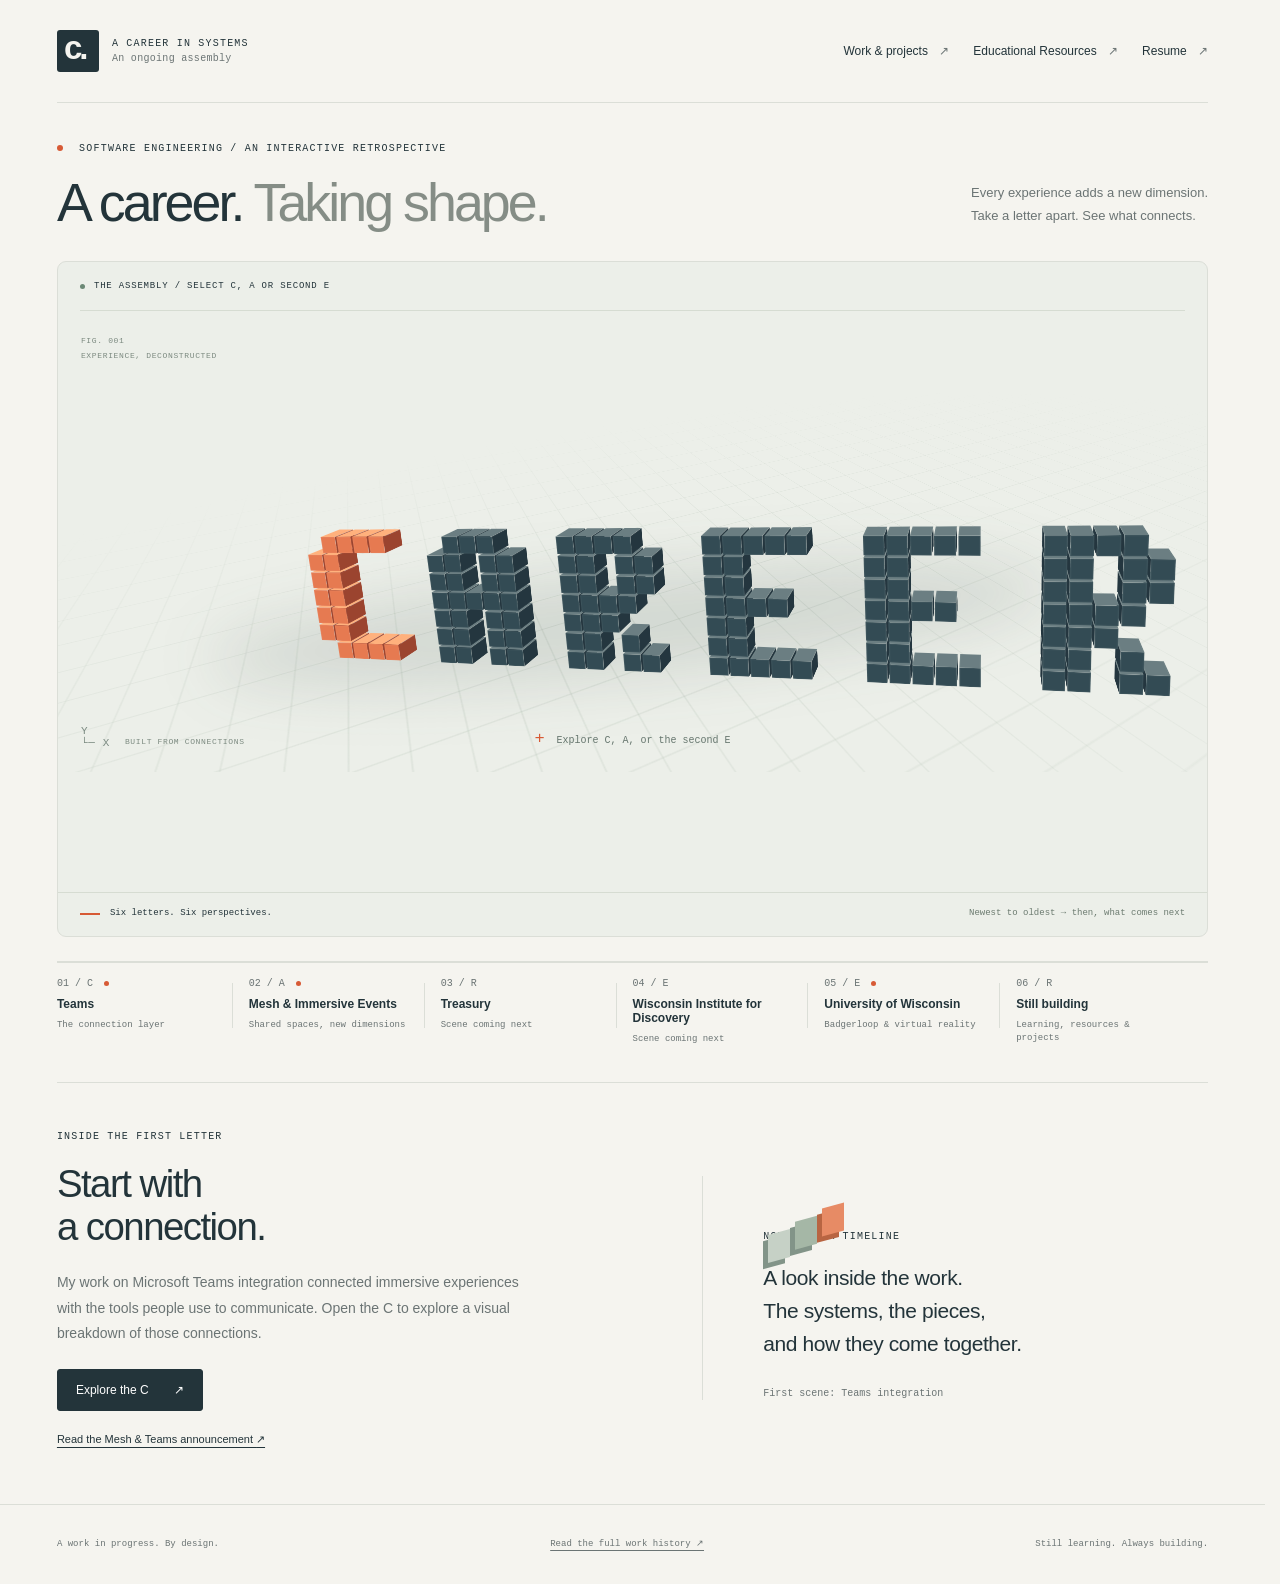
<file: index.html>
<!DOCTYPE html>
<html lang="en" class="career-page">
<head>
  <meta charset="UTF-8" />
  <meta name="viewport" content="width=device-width, initial-scale=1.0" />
  <meta name="description" content="An interactive career in systems, immersive experiences, and the connections between them." />
  <title>Career, taking shape</title>
  <link rel="stylesheet" href="career.css" />
  <script src="career.js" defer></script>
</head>
<body>
  <a class="skip-link" href="#chapter">Skip to career details</a>
  <header class="site-header">
    <a class="brand" href="index.html" aria-label="Career home">
      <span class="brand-mark" aria-hidden="true">c.</span>
      <span>A CAREER IN SYSTEMS<span class="brand-subtitle">An ongoing assembly</span></span>
    </a>
    <nav aria-label="Main navigation">
      <a href="work-and-projects.html">Work &amp; projects <span aria-hidden="true">&#8599;</span></a>
      <a href="educational-resources.html">Educational Resources <span aria-hidden="true">&#8599;</span></a>
      <a href="CaleGeffre_Resume_2026.pdf" target="_blank" rel="noopener">Resume <span aria-hidden="true">&#8599;</span></a>
    </nav>
  </header>

  <main>
    <section class="introduction" aria-labelledby="page-title">
      <div>
        <p class="eyebrow"><span class="status-dot"></span> Software engineering / an interactive retrospective</p>
        <h1 id="page-title">A career. <span>Taking shape.</span></h1>
      </div>
      <p class="intro-note">Every experience adds a new dimension. <br />Take a letter apart. See what connects.</p>
    </section>

    <section class="exhibit" aria-label="Interactive 3D career model">
      <div class="exhibit-toolbar">
        <p><span class="live-dot"></span><span id="scene-caption">THE ASSEMBLY / SELECT C, A OR SECOND E</span></p>
        <button class="reset-button" id="reset-view" type="button" hidden>Reassemble <span aria-hidden="true">&#8634;</span></button>
      </div>
      <div class="scene" id="scene" tabindex="-1">
        <div class="scene-grid" aria-hidden="true"></div>
        <div class="scene-shadow" aria-hidden="true"></div>
        <div class="world" id="world">
          <div class="word" id="career-word" role="group" aria-label="Explore the letters of CAREER"></div>
          <div class="ecosystem" id="ecosystem" role="group" aria-label="Teams communication tools" hidden>
            <svg class="connections" viewBox="0 0 1000 560" aria-hidden="true">
              <path d="M500 280 L240 195 M500 280 L745 150 M500 280 L245 410 M500 280 L735 405 M500 280 L500 90" />
              <circle cx="500" cy="280" r="105" />
              <circle cx="500" cy="280" r="170" />
            </svg>
          </div>
        </div>
        <aside class="scene-bubble" id="scene-bubble" aria-labelledby="feature-title" hidden>
          <div class="bubble-heading">
            <span class="feature-index" id="feature-index"></span>
            <button class="bubble-close" id="close-bubble" type="button" aria-label="Dismiss component details">&#215;</button>
          </div>
          <p class="bubble-stat" id="feature-stat"></p>
          <h3 id="feature-title"></h3>
          <div class="feature-media" id="feature-media" hidden>
            <a id="feature-image-link" href="https://www.youtube.com/watch?v=_0InCXA13L8" target="_blank" rel="noopener">
              <img id="feature-image" src="mesh-icon.png" alt="" width="600" height="338" />
            </a>
            <button class="video-play" id="feature-play" type="button" aria-label="Play Microsoft Mesh video inline" hidden>
              <span aria-hidden="true">&#9654;</span> Play video
            </button>
            <div class="feature-video" id="feature-video" hidden></div>
          </div>
          <p class="bubble-description" id="feature-description"></p>
          <a class="text-link" id="feature-link" href="CaleGeffre_Resume_2026.pdf" target="_blank" rel="noopener">More in my resume <span aria-hidden="true">&#8599;</span></a>
        </aside>
        <div class="scene-corner corner-top" aria-hidden="true">FIG. 001<br />EXPERIENCE, DECONSTRUCTED</div>
        <div class="scene-corner corner-bottom" aria-hidden="true"><span class="axis">Y<br />&#9492;&#9472; X</span> BUILT FROM CONNECTIONS</div>
        <div class="scene-hint" id="scene-hint"><span aria-hidden="true">+</span> Explore C, A, or the second E</div>
      </div>
      <noscript><p class="notice">The 3D exploration needs JavaScript. You can still read the career summary below or visit <a href="work-and-projects.html">Work &amp; Projects</a>.</p></noscript>
      <p class="notice" id="scene-error" role="alert" hidden>The interactive scene could not start. Career details and the existing portfolio links remain available.</p>
      <div class="scene-components" id="feature-panel" aria-hidden="true" inert>
        <div class="feature-tabs" id="feature-tabs" role="group" aria-label="Teams scene components"></div>
        <p class="illustration-note" id="scene-note">A conceptual view of my Teams &amp; Mesh work. Hover, focus, or tap a component for career stats and notes. Metrics are from my resume; objects illustrate the work, not individual products I built.</p>
      </div>
      <div class="exhibit-footer">
        <p><span class="orange-line"></span> Six letters. Six perspectives.</p>
        <span>Newest to oldest <span aria-hidden="true">&#8594;</span> then, what comes next</span>
      </div>
    </section>

    <nav class="chapters" aria-label="Career chapters">
      <button type="button" class="chapter-button" data-chapter="0" aria-controls="scene chapter" aria-pressed="false">
        <span class="chapter-number">01 / C <span class="available-dot" aria-label="Interactive scene available"></span></span>
        <span class="chapter-name">Teams</span><span class="chapter-caption">The connection layer</span>
      </button>
      <button type="button" class="chapter-button" data-chapter="1" aria-controls="scene chapter" aria-pressed="false">
        <span class="chapter-number">02 / A <span class="available-dot" aria-label="Interactive scene available"></span></span><span class="chapter-name">Mesh &amp; Immersive Events</span><span class="chapter-caption">Shared spaces, new dimensions</span>
      </button>
      <button type="button" class="chapter-button" data-chapter="2" aria-controls="chapter" aria-pressed="false">
        <span class="chapter-number">03 / R</span><span class="chapter-name">Treasury</span><span class="chapter-caption">Scene coming next</span>
      </button>
      <button type="button" class="chapter-button" data-chapter="3" aria-controls="chapter" aria-pressed="false">
        <span class="chapter-number">04 / E</span><span class="chapter-name">Wisconsin Institute for Discovery</span><span class="chapter-caption">Scene coming next</span>
      </button>
      <button type="button" class="chapter-button" data-chapter="4" aria-controls="scene chapter" aria-pressed="false">
        <span class="chapter-number">05 / E <span class="available-dot" aria-label="Interactive scene available"></span></span><span class="chapter-name">University of Wisconsin</span><span class="chapter-caption">Badgerloop &amp; virtual reality</span>
      </button>
      <button type="button" class="chapter-button" data-chapter="5" aria-controls="chapter" aria-pressed="false">
        <span class="chapter-number">06 / R</span><span class="chapter-name">Still building</span><span class="chapter-caption">Learning, resources &amp; projects</span>
      </button>
    </nav>

    <section class="chapter-detail" id="chapter" aria-labelledby="chapter-title">
      <div class="chapter-intro">
        <p class="eyebrow" id="chapter-kicker">Inside the first letter</p>
        <h2 id="chapter-title">Start with<br />a connection.</h2>
        <p id="chapter-description">My work on Microsoft Teams integration connected immersive experiences with the tools people use to communicate. Open the C to explore a visual breakdown of those connections.</p>
        <button class="primary-button" id="explore-teams" type="button">Explore the C <span aria-hidden="true">&#8599;</span></button>
        <a class="text-link" id="chapter-link" href="https://www.microsoft.com/en-us/microsoft-365/blog/2024/01/24/bring-virtual-connections-to-life-with-microsoft-mesh-now-generally-available-in-microsoft-teams/" target="_blank" rel="noopener">Read the Mesh &amp; Teams announcement <span aria-hidden="true">&#8599;</span></a>
      </div>
      <div class="assembly-note" id="assembly-note">
        <div class="assembly-symbol" aria-hidden="true"><span></span><span></span><span></span></div>
        <p class="eyebrow">Not just a timeline</p>
        <p>A look inside the work.<br />The systems, the pieces,<br />and how they come together.</p>
        <span class="small-note">First scene: Teams integration</span>
      </div>
    </section>
    <p class="sr-only" id="interaction-status" role="status" aria-live="polite"></p>
  </main>

  <footer class="site-footer">
    <span>A work in progress. By design.</span>
    <a href="work-and-projects.html">Read the full work history <span aria-hidden="true">&#8599;</span></a>
    <span>Still learning. Always building.</span>
  </footer>
</body>
</html>
</file>
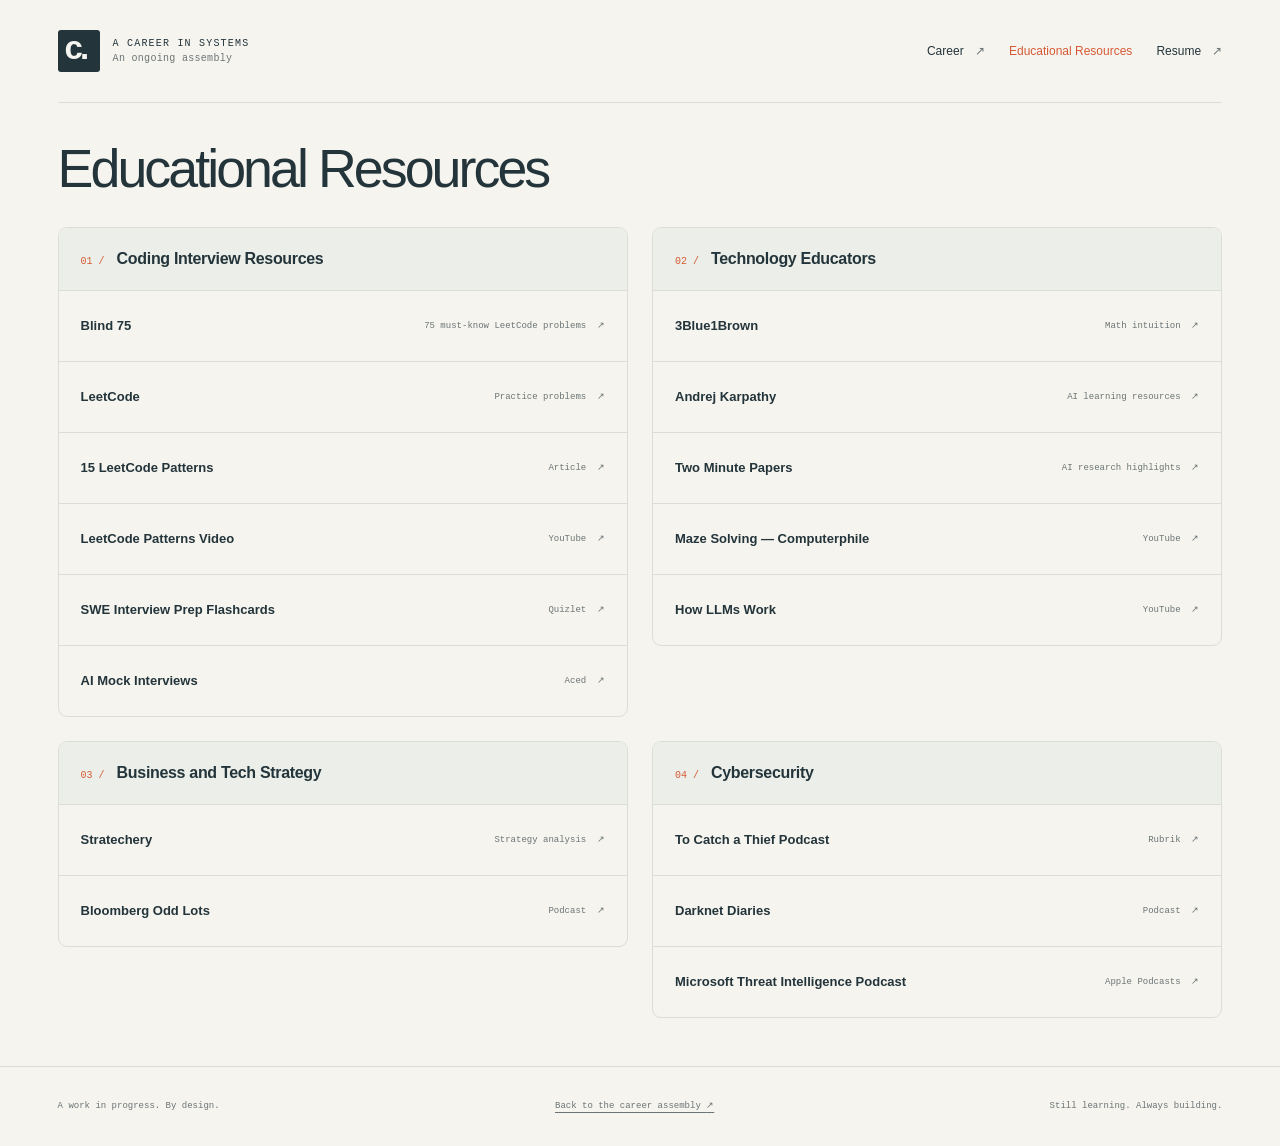
<file: educational-resources.html>
<!DOCTYPE html>
<html lang="en">
<head>
  <meta charset="UTF-8" />
  <meta name="viewport" content="width=device-width, initial-scale=1.0" />
  <meta name="description" content="Curated coding practice, technology educators, strategy, and cybersecurity resources. Still learning. Always building." />
  <title>Educational Resources — Career, taking shape</title>
  <link rel="stylesheet" href="career.css" />
</head>
<body>
  <a class="skip-link" href="#resources">Skip to resources</a>
  <header class="site-header">
    <a class="brand" href="index.html" aria-label="Career home">
      <span class="brand-mark" aria-hidden="true">c.</span>
      <span>A CAREER IN SYSTEMS<span class="brand-subtitle">An ongoing assembly</span></span>
    </a>
    <nav aria-label="Main navigation">
      <a href="index.html">Career <span aria-hidden="true">&#8599;</span></a>
      <a href="educational-resources.html" aria-current="page">Educational Resources</a>
      <a href="CaleGeffre_Resume_2026.pdf" target="_blank" rel="noopener">Resume <span aria-hidden="true">&#8599;</span></a>
    </nav>
  </header>
  <main class="resources-page">
    <section class="introduction" aria-labelledby="page-title">
      <h1 id="page-title">Educational Resources</h1>
    </section>
    <div class="resource-grid" id="resources">

    <!-- CODING INTERVIEW RESOURCES -->
    <div class="card">
      <div class="card-header">
        <span class="resource-number" aria-hidden="true">01 /</span>
        <h2>Coding Interview Resources</h2>
      </div>
      <ul class="link-list">
        <li>
          <a href="https://www.designgurus.io/blind75" target="_blank" rel="noopener">
            <span class="link-label">Blind 75</span>
            <span class="link-meta">75 must-know LeetCode problems &nbsp;↗</span>
          </a>
        </li>
        <li>
          <a href="https://leetcode.com" target="_blank" rel="noopener">
            <span class="link-label">LeetCode</span>
            <span class="link-meta">Practice problems &nbsp;↗</span>
          </a>
        </li>
        <li>
          <a href="https://blog.algomaster.io/p/15-leetcode-patterns" target="_blank" rel="noopener">
            <span class="link-label">15 LeetCode Patterns</span>
            <span class="link-meta">Article &nbsp;↗</span>
          </a>
        </li>
        <li>
          <a href="https://www.youtube.com/watch?v=DjYZk8nrXVY" target="_blank" rel="noopener">
            <span class="link-label">LeetCode Patterns Video</span>
            <span class="link-meta">YouTube &nbsp;↗</span>
          </a>
        </li>
        <li>
          <a href="https://quizlet.com/1094887390/software-interview-prep-flash-cards/?i=6uvtta&x=1jqt" target="_blank" rel="noopener">
            <span class="link-label">SWE Interview Prep Flashcards</span>
            <span class="link-meta">Quizlet &nbsp;↗</span>
          </a>
        </li>
        <li>
          <a href="https://www.aced.io/home" target="_blank" rel="noopener">
            <span class="link-label">AI Mock Interviews</span>
            <span class="link-meta">Aced &nbsp;&#8599;</span>
          </a>
        </li>
      </ul>
    </div>

    <!-- TECHNOLOGY EDUCATORS -->
    <div class="card">
      <div class="card-header">
        <span class="resource-number" aria-hidden="true">02 /</span>
        <h2>Technology Educators</h2>
      </div>
      <ul class="link-list">
        <li>
          <a href="https://www.3blue1brown.com/" target="_blank" rel="noopener">
            <span class="link-label">3Blue1Brown</span>
            <span class="link-meta">Math intuition &nbsp;↗</span>
          </a>
        </li>
        <li>
          <a href="https://karpathy.ai/" target="_blank" rel="noopener">
            <span class="link-label">Andrej Karpathy</span>
            <span class="link-meta">AI learning resources &nbsp;↗</span>
          </a>
        </li>
        <li>
          <a href="https://www.youtube.com/@TwoMinutePapers" target="_blank" rel="noopener">
            <span class="link-label">Two Minute Papers</span>
            <span class="link-meta">AI research highlights &nbsp;↗</span>
          </a>
        </li>
        <li>
          <a href="https://www.youtube.com/watch?v=rop0W4QDOUI" target="_blank" rel="noopener">
            <span class="link-label">Maze Solving — Computerphile</span>
            <span class="link-meta">YouTube &nbsp;↗</span>
          </a>
        </li>
        <li>
          <a href="https://www.youtube.com/watch?v=LPZh9BOjkQs" target="_blank" rel="noopener">
            <span class="link-label">How LLMs Work</span>
            <span class="link-meta">YouTube &nbsp;↗</span>
          </a>
        </li>
      </ul>
    </div>

    <!-- BUSINESS AND TECH STRATEGY -->
    <div class="card">
      <div class="card-header">
        <span class="resource-number" aria-hidden="true">03 /</span>
        <h2>Business and Tech Strategy</h2>
      </div>
      <ul class="link-list">
        <li>
          <a href="https://stratechery.com/" target="_blank" rel="noopener">
            <span class="link-label">Stratechery</span>
            <span class="link-meta">Strategy analysis &nbsp;↗</span>
          </a>
        </li>
        <li>
          <a href="https://www.bloomberg.com/oddlots" target="_blank" rel="noopener">
            <span class="link-label">Bloomberg Odd Lots</span>
            <span class="link-meta">Podcast &nbsp;↗</span>
          </a>
        </li>
      </ul>
    </div>

    <!-- CYBERSECURITY -->
    <div class="card">
      <div class="card-header">
        <span class="resource-number" aria-hidden="true">04 /</span>
        <h2>Cybersecurity</h2>
      </div>
      <ul class="link-list">
        <li>
          <a href="https://www.rubrik.com/lp/to-catch-a-thief-podcast" target="_blank" rel="noopener">
            <span class="link-label">To Catch a Thief Podcast</span>
            <span class="link-meta">Rubrik &nbsp;↗</span>
          </a>
        </li>
        <li>
          <a href="https://darknetdiaries.com/" target="_blank" rel="noopener">
            <span class="link-label">Darknet Diaries</span>
            <span class="link-meta">Podcast &nbsp;↗</span>
          </a>
        </li>
        <li>
          <a href="https://podcasts.apple.com/us/podcast/microsoft-threat-intelligence-podcast/id1710656242" target="_blank" rel="noopener">
            <span class="link-label">Microsoft Threat Intelligence Podcast</span>
            <span class="link-meta">Apple Podcasts &nbsp;↗</span>
          </a>
        </li>
      </ul>
    </div>

    </div>
  </main>
  <footer class="site-footer">
    <span>A work in progress. By design.</span>
    <a href="index.html">Back to the career assembly <span aria-hidden="true">&#8599;</span></a>
    <span>Still learning. Always building.</span>
  </footer>
</body>
</html>
</file>
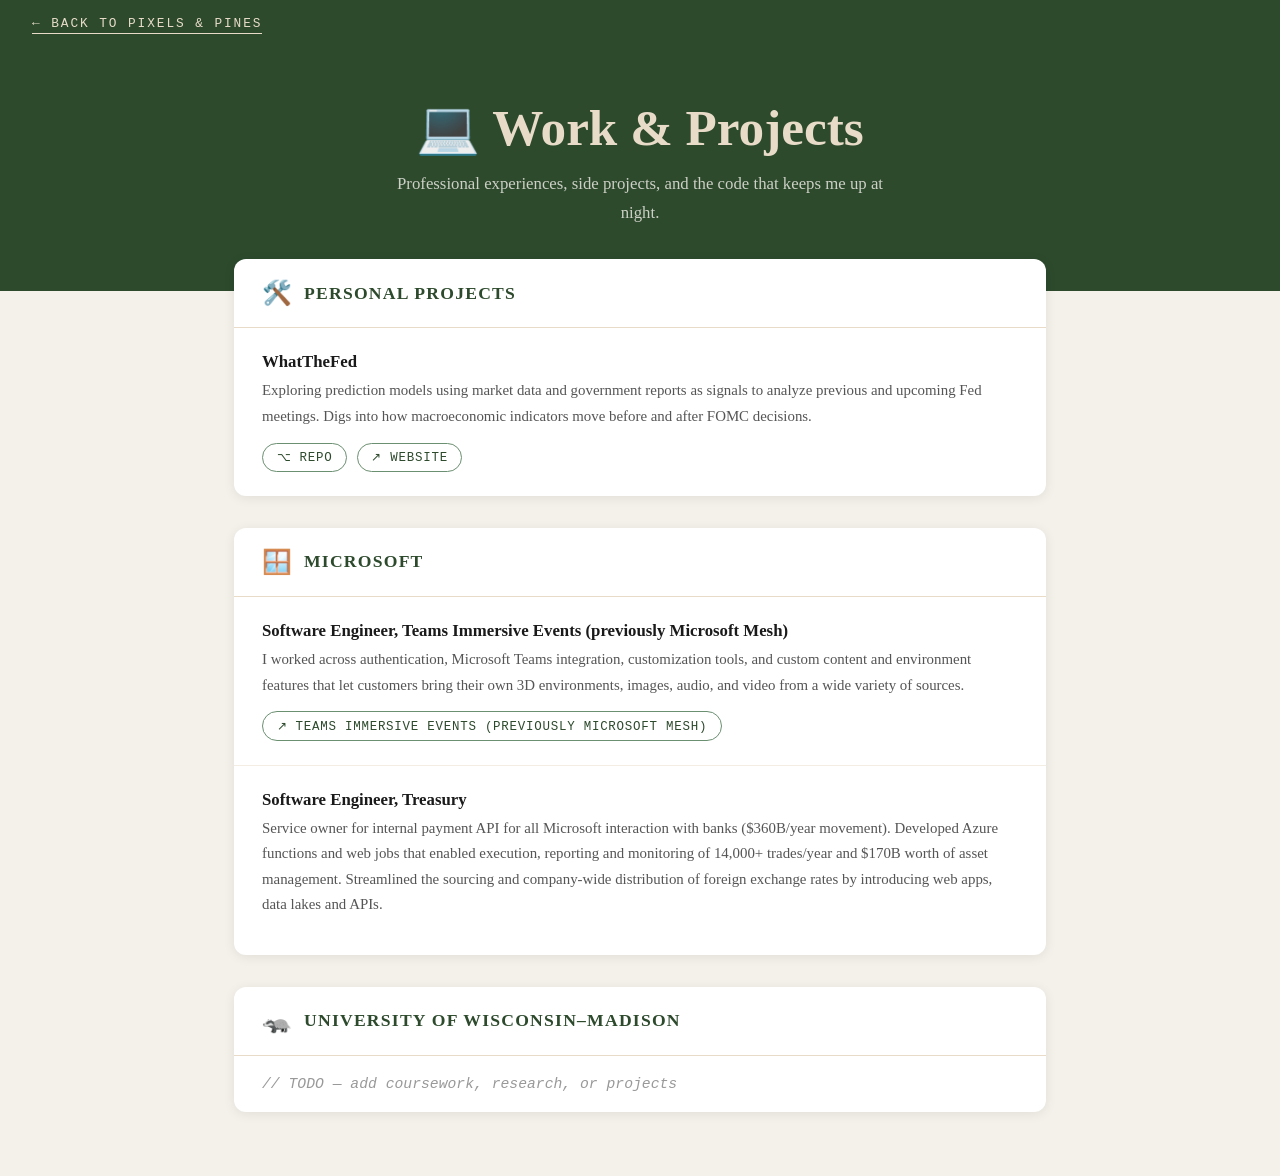
<file: work-and-projects.html>
<!DOCTYPE html>
<html lang="en">
<head>
  <meta charset="UTF-8" />
  <meta name="viewport" content="width=device-width, initial-scale=1.0" />
  <title>Work & Projects — Pixels & Pines</title>
  <style>
    *, *::before, *::after { box-sizing: border-box; margin: 0; padding: 0; }
    :root {
      --forest: #2d4a2d;
      --sage:   #6b8f71;
      --sand:   #e8dcc8;
      --ocean:  #3a7ca5;
      --foam:   #f4f1eb;
      --dark:   #1a1a1a;
    }
    body {
      font-family: 'Georgia', serif;
      background: var(--foam);
      color: var(--dark);
      min-height: 100vh;
      padding: 0 0 4rem;
    }
    nav {
      background: var(--forest);
      padding: 1rem 2rem;
      display: flex;
      align-items: center;
      gap: 1rem;
    }
    nav a {
      font-family: 'Courier New', monospace;
      font-size: 0.8rem;
      letter-spacing: 0.15em;
      text-transform: uppercase;
      color: var(--sand);
      text-decoration: none;
      border-bottom: 1px solid var(--sand);
      padding-bottom: 2px;
    }
    nav a:hover { opacity: 0.7; }
    .page-header {
      background: var(--forest);
      color: var(--foam);
      text-align: center;
      padding: 3rem 1.5rem 4rem;
    }
    .page-header h1 {
      font-size: clamp(2rem, 5vw, 3.2rem);
      color: var(--sand);
      margin-bottom: 0.75rem;
    }
    .page-header p {
      font-size: 1.05rem;
      color: rgba(244,241,235,0.8);
      max-width: 520px;
      margin: 0 auto;
      line-height: 1.7;
    }
    .content {
      max-width: 860px;
      margin: -2rem auto 0;
      padding: 0 1.5rem;
      display: flex;
      flex-direction: column;
      gap: 2rem;
    }
    .card {
      background: #fff;
      border-radius: 12px;
      box-shadow: 0 2px 12px rgba(0,0,0,0.08);
      overflow: hidden;
    }
    .card-header {
      padding: 1.25rem 1.75rem;
      display: flex;
      align-items: center;
      gap: 0.75rem;
      border-bottom: 1px solid var(--sand);
    }
    .card-header span { font-size: 1.5rem; }
    .card-header h2 {
      font-size: 1.1rem;
      text-transform: uppercase;
      letter-spacing: 0.07em;
      color: var(--forest);
    }
    /* Project entry — richer than a plain link row */
    .project-entry {
      padding: 1.5rem 1.75rem;
      border-bottom: 1px solid rgba(232,220,200,0.5);
    }
    .project-entry:last-child { border-bottom: none; }
    .project-title {
      font-size: 1.05rem;
      font-weight: 700;
      margin-bottom: 0.4rem;
      color: var(--dark);
    }
    .project-desc {
      font-size: 0.93rem;
      line-height: 1.7;
      color: #555;
      margin-bottom: 0.85rem;
    }
    .project-links {
      display: flex;
      flex-wrap: wrap;
      gap: 0.6rem;
    }
    .project-links a {
      display: inline-flex;
      align-items: center;
      gap: 0.3rem;
      font-family: 'Courier New', monospace;
      font-size: 0.78rem;
      letter-spacing: 0.06em;
      text-transform: uppercase;
      text-decoration: none;
      padding: 0.35rem 0.85rem;
      border-radius: 999px;
      border: 1px solid var(--sage);
      color: var(--forest);
      transition: background 0.15s, color 0.15s;
    }
    .project-links a:hover {
      background: var(--forest);
      color: var(--sand);
      border-color: var(--forest);
    }
    /* Simple link list (used for TODO sections) */
    .link-list { list-style: none; }
    .link-list li { border-bottom: 1px solid rgba(232,220,200,0.5); }
    .link-list li:last-child { border-bottom: none; }
    .link-list .placeholder {
      padding: 1.25rem 1.75rem;
      font-size: 0.92rem;
      color: #999;
      font-style: italic;
      font-family: 'Courier New', monospace;
    }
  </style>
</head>
<body>
  <nav><a href="index.html">← Back to Pixels &amp; Pines</a></nav>

  <div class="page-header">
    <h1>💻 Work &amp; Projects</h1>
    <p>Professional experiences, side projects, and the code that keeps me up at night.</p>
  </div>

  <div class="content">

    <!-- PERSONAL PROJECTS -->
    <div class="card">
      <div class="card-header">
        <span>🛠️</span>
        <h2>Personal Projects</h2>
      </div>

      <div class="project-entry">
        <div class="project-title">WhatTheFed</div>
        <div class="project-desc">
          Exploring prediction models using market data and government reports as signals to analyze
          previous and upcoming Fed meetings. Digs into how macroeconomic indicators move before and
          after FOMC decisions.
        </div>
        <div class="project-links">
          <a href="https://github.com/calegeffre/WhatTheFed" target="_blank" rel="noopener">
            ⌥ Repo
          </a>
          <a href="https://calegeffre.github.io/WhatTheFed/" target="_blank" rel="noopener">
            ↗ Website
          </a>
        </div>
      </div>

    </div>

    <!-- MICROSOFT -->
    <div class="card">
      <div class="card-header">
        <span>🪟</span>
        <h2>Microsoft</h2>
      </div>
      <div class="project-entry">
        <div class="project-title">Software Engineer, Teams Immersive Events (previously Microsoft Mesh)</div>
        <div class="project-desc">
          I worked across authentication, Microsoft Teams integration, customization tools, and custom
          content and environment features that let customers bring their own 3D environments, images,
          audio, and video from a wide variety of sources.
        </div>
        <div class="project-links">
          <a href="https://www.microsoft.com/en-us/microsoft-365/blog/2024/01/24/bring-virtual-connections-to-life-with-microsoft-mesh-now-generally-available-in-microsoft-teams/" target="_blank" rel="noopener">
            ↗ Teams Immersive Events (Previously Microsoft Mesh)
          </a>
        </div>
      </div>

      <div class="project-entry">
        <div class="project-title">Software Engineer, Treasury</div>
        <div class="project-desc">
          Service owner for internal payment API for all Microsoft interaction with banks ($360B/year movement).
          Developed Azure functions and web jobs that enabled execution, reporting and monitoring of 14,000+
          trades/year and $170B worth of asset management. Streamlined the sourcing and company-wide distribution
          of foreign exchange rates by introducing web apps, data lakes and APIs.
        </div>
      </div>
    </div>

    <!-- UNIVERSITY OF WISCONSIN-MADISON -->
    <div class="card">
      <div class="card-header">
        <span>🦡</span>
        <h2>University of Wisconsin–Madison</h2>
      </div>
      <ul class="link-list">
        <li><p class="placeholder">// TODO — add coursework, research, or projects</p></li>
      </ul>
    </div>

  </div><!-- /content -->
</body>
</html>
</file>
<file: career.css>
:root {
  color-scheme: light;
  --paper: #f5f4ef;
  --ink: #23343a;
  --muted: #6b7474;
  --line: #dbded7;
  --orange: #d75a35;
  --mono: "Cascadia Code", "SFMono-Regular", Consolas, monospace;
}
* { box-sizing: border-box; }
.career-page { scrollbar-gutter: stable; }
body { margin: 0; background: var(--paper); color: var(--ink); font-family: "Segoe UI", Arial, sans-serif; }
button, a { -webkit-tap-highlight-color: transparent; }
button { font: inherit; }
a { color: inherit; text-decoration-thickness: 1px; text-underline-offset: 4px; }
button:focus-visible, a:focus-visible { outline: 3px solid var(--orange); outline-offset: 5px; }
[hidden] { display: none !important; }
.site-header, main, .site-footer { max-width: 1512px; margin: auto; padding-left: 4.5%; padding-right: 4.5%; }
.site-header { min-height: 102px; display: flex; align-items: center; justify-content: space-between; gap: 24px; }
.brand { display: flex; align-items: center; gap: 13px; text-decoration: none; font: 10px/1.5 var(--mono); letter-spacing: .12em; }
.brand-mark { font: 700 33px/1 "Segoe UI", sans-serif; letter-spacing: -.09em; width: 42px; height: 42px; padding: 1px 7px; background: var(--ink); color: var(--paper); border-radius: 3px; }
.brand-subtitle { display: block; color: var(--muted); letter-spacing: .03em; text-transform: none; }
.site-header nav { display: flex; flex-wrap: wrap; justify-content: flex-end; gap: 14px 24px; font-size: 12px; }
.site-header nav a { text-decoration: none; }
.site-header nav a:hover, .site-header nav a[aria-current="page"] { color: var(--orange); }
.site-header nav a span { margin-left: 8px; color: var(--muted); }
.introduction { border-top: 1px solid var(--line); padding: 37px 0 31px; display: flex; align-items: flex-end; justify-content: space-between; gap: 25px; }
.eyebrow { margin: 0 0 17px; font: 10px/1.7 var(--mono); text-transform: uppercase; letter-spacing: .12em; }
.status-dot, .live-dot, .available-dot { display: inline-block; width: 6px; height: 6px; border-radius: 50%; background: var(--orange); }
.status-dot { margin-right: 9px; }
h1 { font-size: clamp(36px, 4.2vw, 66px); letter-spacing: -.055em; font-weight: 450; line-height: 1.05; margin: 0; }
h1 span { color: #858d86; }
.intro-note { color: var(--muted); font-size: 13px; line-height: 1.8; margin: 0 0 3px; }
.exhibit { border: 1px solid var(--line); border-radius: 9px; overflow: hidden; background: #ecefe9; }
.exhibit-toolbar { height: 49px; margin: 0 22px; border-bottom: 1px solid #d6dcd2; display: flex; justify-content: space-between; align-items: center; gap: 12px; }
.exhibit-toolbar p { font: 9px var(--mono); letter-spacing: .09em; display: flex; align-items: center; gap: 9px; }
.live-dot { width: 5px; height: 5px; background: #6c8976; }
.reset-button { font: 10px var(--mono); border: 0; color: var(--ink); background: none; padding: 10px 0 10px 12px; cursor: pointer; }
.reset-button span { margin-left: 9px; font-size: 16px; }
.scene { height: clamp(355px, 36vw, 535px); position: relative; perspective: 1400px; overflow: hidden; isolation: isolate; }
.scene-grid { position: absolute; inset: -70%; background-image: linear-gradient(#b6c3b64a 1px, transparent 1px), linear-gradient(90deg, #b6c3b64a 1px, transparent 1px); background-size: 35px 35px; transform: perspective(800px) rotateX(56deg) rotateZ(-25deg) translateY(110px); mask-image: radial-gradient(ellipse, #000 6%, transparent 53%); pointer-events: none; }
.scene-shadow { position: absolute; width: 74%; height: 100px; left: 13%; top: 57%; background: #3b514a24; filter: blur(30px); border-radius: 50%; transform: rotate(-5deg); transition: width .8s, left .8s; }
.scene.is-open .scene-shadow { width: 47%; left: 26%; }
.world { --stage-scale: 1; position: absolute; width: 1000px; height: 560px; top: 50%; left: 50%; transform: translate(-50%, -50%) scale(var(--stage-scale)); transform-style: preserve-3d; }
.word, .ecosystem { position: absolute; inset: 0; transform-style: preserve-3d; }
.world, .word { pointer-events: none; }
.letter, .node { pointer-events: auto; }
.word { transform: rotateX(-15deg) rotateY(-19deg) rotateZ(-5deg) scale3d(var(--word-scale, 1), var(--word-scale, 1), var(--word-scale, 1)); transition: transform .9s; }
.scene.is-open .word { transform: rotateX(-15deg) rotateY(-19deg) rotateZ(-5deg); }
.letter { --front: #334b54; --side: #24363f; --top: #6b7e82; position: absolute; left: 50%; top: 50%; width: 96px; height: 136px; padding: 0; border: 0; background: none; cursor: pointer; transform: translate3d(var(--letter-x), -78px, 0); transform-style: preserve-3d; transition: transform .9s, opacity .5s; }
.letter:first-child { --front: #e67a51; --side: #9b442f; --top: #ffb17d; }
.letter:hover, .letter:focus-visible, .letter[aria-pressed="true"] { --front: #648183; --side: #3c5359; --top: #93a8a2; }
.letter:first-child:hover, .letter:first-child:focus-visible, .letter:first-child[aria-pressed="true"] { --front: #f28e63; --side: #ac4b30; --top: #ffc294; }
.letter:focus-visible { outline-offset: 14px; }
.solid { width: var(--w); height: var(--h); position: absolute; transform-style: preserve-3d; }
.voxel { --w: 18px; --h: 18px; --d: 34px; transform: translate3d(var(--x), var(--y), 0); transition: transform 1.1s cubic-bezier(.22,.7,.2,1), opacity .8s; pointer-events: none; }
.face { position: absolute; left: 0; top: 0; backface-visibility: hidden; border: 1px solid #ffffff0b; }
.front, .back { width: var(--w); height: var(--h); background: var(--front); }
.front { transform: translateZ(calc(var(--d) / 2)); }
.back { transform: rotateY(180deg) translateZ(calc(var(--d) / 2)); background: var(--side); }
.left, .right { width: var(--d); height: var(--h); left: calc((var(--w) - var(--d)) / 2); background: var(--side); }
.left { transform: rotateY(-90deg) translateZ(calc(var(--w) / 2)); }
.right { transform: rotateY(90deg) translateZ(calc(var(--w) / 2)); }
.top, .bottom { width: var(--w); height: var(--d); top: calc((var(--h) - var(--d)) / 2); background: var(--top); }
.top { transform: rotateX(90deg) translateZ(calc(var(--h) / 2)); }
.bottom { transform: rotateX(-90deg) translateZ(calc(var(--h) / 2)); background: var(--side); }
.scene.is-open .letter:not(.is-exploded) { opacity: 0; transform: translate3d(var(--letter-x), 170px, -160px); pointer-events: none; }
.scene.is-open .letter.is-exploded { transform: translate3d(-48px, -78px, -100px); pointer-events: none; }
.scene.is-open .letter.is-exploded .voxel { opacity: .17; transform: translate3d(calc(var(--x) + var(--burst-x)), calc(var(--y) + var(--burst-y)), var(--burst-z)) rotateX(28deg) rotateY(38deg); }
.letter.is-exploded:nth-child(2) { --front: #8d7cb4; --side: #625186; --top: #c0a9d6; }
.ecosystem { transform: rotateX(-8deg) rotateY(-12deg); opacity: 0; pointer-events: none; transition: opacity .65s .12s; }
.scene.is-open .ecosystem { opacity: 1; }
.connections { position: absolute; inset: 0; width: 100%; height: 100%; overflow: visible; transform: translateZ(-50px); pointer-events: none; }
.connections path { fill: none; stroke: #869c98; stroke-width: 1.5; stroke-dasharray: 5 6; }
.connections circle { fill: none; stroke: #a9b9ac; stroke-width: 1; stroke-dasharray: 2 9; }
.node { --front: #f9faf5; --side: #b4c3bd; --top: #dce5de; position: absolute; left: 50%; top: 50%; width: var(--w); height: var(--h); margin-left: calc(var(--w) / -2); margin-top: calc(var(--h) / -2); padding: 0; border: 0; background: none; cursor: pointer; transform: translate3d(var(--nx), var(--ny), var(--nz)) rotateY(var(--angle)); transform-style: preserve-3d; transition: transform .5s, filter .2s; }
.node:hover, .node:focus-visible { transform: translate3d(var(--nx), var(--ny), calc(var(--nz) + 20px)) rotateY(var(--angle)); }
.node { text-decoration: none; }
.node[aria-expanded="true"] .front { outline: 2px solid var(--orange); outline-offset: 5px; }
.node .solid { inset: 0; }
.node .front { display: grid; place-items: center; overflow: hidden; border: 1px solid #647a7126; border-radius: 5px; box-shadow: 0 10px 24px #223a3517; }
.node svg { width: 100%; height: 100%; display: block; }
.node img { width: 100%; height: 100%; object-fit: cover; }
.node-mesh { --side: #7c47b6; --top: #e2b1ef; }
.node-hololens { --front: #dce5de; --side: #61756c; --top: #a8bdb1; }
.node-label { position: absolute; width: 200px; left: calc(50% - 100px); top: calc(100% + 19px); color: #415952; font: 11px var(--mono); letter-spacing: .05em; text-align: center; transform: translateZ(20px); }
.node-teams { --front: #6264a7; --side: #38386e; --top: #9293cf; }
.node-ai { --front: #263f46; --side: #172b32; --top: #50676a; }
.node-video::after { content: ""; position: absolute; width: 55px; height: 8px; left: calc(50% - 27px); top: calc(100% + 2px); background: #6c827b; transform: translateZ(-10px); border-radius: 2px; }
.scene-corner { position: absolute; color: #7c8a80; font: 8px/1.8 var(--mono); letter-spacing: .08em; pointer-events: none; }
.corner-top { top: 23px; left: 23px; }
.corner-bottom { bottom: 23px; left: 23px; display: flex; align-items: end; gap: 15px; }
.axis { font-size: 11px; color: #7a8980; line-height: 1.1; }
.scene-hint { position: absolute; bottom: 24px; left: 50%; transform: translateX(-50%); font: 10px var(--mono); color: #66766e; white-space: nowrap; }
.scene-hint span { margin-right: 6px; color: var(--orange); font-size: 17px; }
.exhibit-footer { border-top: 1px solid #d6dcd2; min-height: 44px; padding: 10px 22px; display: flex; gap: 15px; align-items: center; justify-content: space-between; font: 9px/1.7 var(--mono); color: #6c7b70; }
.exhibit-footer p { margin: 0; display: flex; align-items: center; gap: 10px; color: var(--ink); }
.orange-line { display: inline-block; width: 20px; height: 2px; background: var(--orange); }
.chapters { display: grid; grid-template-columns: repeat(6, minmax(0, 1fr)); margin: 24px 0 0; }
.chapter-button { display: flex; flex-direction: column; text-align: left; background: none; border: 0; border-top: 2px solid var(--line); cursor: pointer; padding: 15px 12px 15px 0; gap: 8px; position: relative; color: var(--ink); min-height: 121px; }
.chapter-button::after { content: ""; position: absolute; width: 1px; height: 45px; right: 16px; top: 20px; background: var(--line); }
.chapter-button:last-child::after { display: none; }
.chapter-button:hover, .chapter-button[aria-pressed="true"] { border-top-color: var(--orange); }
.chapter-button[aria-pressed="true"] .chapter-number { color: var(--orange); }
.chapter-number { font: 10px var(--mono); color: var(--muted); }
.available-dot { width: 5px; height: 5px; margin-left: 5px; }
.chapter-name { font-size: 12px; font-weight: 600; padding-right: 22px; max-width: 180px; }
.chapter-caption { font: 9px/1.5 var(--mono); color: var(--muted); padding-right: 20px; }
.chapter-detail { border-top: 1px solid var(--line); padding: 45px 0 55px; display: grid; grid-template-columns: 1fr 1fr; gap: 12%; scroll-margin-top: 20px; }
.chapter-intro h2 { font-size: clamp(32px, 3vw, 46px); font-weight: 450; line-height: 1.12; letter-spacing: -.04em; margin: 0 0 22px; }
.chapter-intro > p:not(.eyebrow) { font-size: 14px; line-height: 1.85; color: var(--muted); max-width: 480px; }
.primary-button { background: var(--ink); border: 1px solid var(--ink); border-radius: 3px; color: #fff; font-size: 12px; padding: 13px 18px; cursor: pointer; margin: 8px 0 19px; }
.primary-button:hover { background: #3b5356; }
.primary-button span { margin-left: 22px; }
.text-link { font-size: 11px; display: block; width: fit-content; line-height: 1.7; }
.assembly-note { border-left: 1px solid var(--line); padding-left: 12%; align-self: center; }
.assembly-symbol { display: flex; gap: 5px; margin: 0 0 24px 5px; transform: skewY(-15deg); }
.assembly-symbol span { display: block; width: 22px; height: 28px; background: #c6d1c6; box-shadow: -5px 5px #829488; }
.assembly-symbol span:nth-child(2) { transform: translateY(-6px); background: #a5b7a6; }
.assembly-symbol span:nth-child(3) { transform: translateY(-12px); background: #e78b65; box-shadow: -5px 5px #b86542; }
.assembly-note > p:not(.eyebrow) { font-size: 21px; line-height: 1.55; letter-spacing: -.02em; margin: 0 0 22px; }
.small-note { font: 10px var(--mono); color: var(--muted); }
.scene-components { display: grid; visibility: hidden; border-top: 1px solid #d6dcd2; padding: 16px 22px; }
.scene-components.is-active { visibility: visible; }
.scene-controls { grid-area: 1 / 1; visibility: hidden; }
.scene-components.is-active .scene-controls.is-active { visibility: visible; }
.feature-tabs { display: flex; flex-wrap: wrap; gap: 7px; }
.feature-tabs button { border: 1px solid #cbd2c9; background: transparent; border-radius: 3px; padding: 10px 12px; min-height: 42px; font: 10px var(--mono); color: var(--muted); cursor: pointer; }
.feature-tabs button[aria-pressed="true"] { border-color: var(--ink); color: var(--paper); background: var(--ink); }
.feature-index { font: 9px var(--mono); color: var(--orange); }
.illustration-note { font: 9px/1.8 var(--mono); color: #606c64; margin: 12px 0 0; max-width: 850px; }
.scene-bubble { position: absolute; z-index: 5; width: min(310px, calc(100% - 24px)); max-height: calc(100% - 24px); overflow: auto; padding: 13px 18px 18px; background: #fafbf7; border: 1px solid #c2cec1; border-top: 3px solid var(--orange); border-radius: 12px; box-shadow: 0 12px 36px #233a3526; }
.bubble-heading { display: flex; align-items: center; justify-content: space-between; gap: 12px; }
.bubble-close { display: grid; place-items: center; width: 32px; height: 32px; border: 1px solid var(--line); border-radius: 50%; color: var(--muted); background: transparent; font-size: 20px; cursor: pointer; flex-shrink: 0; }
.bubble-close:hover { background: #e9eee6; color: var(--ink); }
.bubble-stat { font: 550 27px/1.2 "Segoe UI", sans-serif; letter-spacing: -.04em; color: var(--orange); margin: 10px 0; }
.scene-bubble h3 { font-size: 17px; font-weight: 550; letter-spacing: -.02em; margin: 0 0 10px; }
.bubble-description { font-size: 12px; line-height: 1.7; color: #58665e; margin: 0 0 14px; }
.feature-media { position: relative; display: block; aspect-ratio: 16 / 9; margin: 12px 0; border-radius: 6px; overflow: hidden; }
.feature-media > a { display: block; width: 100%; height: 100%; }
.feature-media img { display: block; width: 100%; height: 100%; object-fit: cover; }
.video-play { position: absolute; inset: 0; display: flex; align-items: center; justify-content: center; gap: 10px; border: 0; background: #18252d66; color: #fff; font: 12px var(--mono); cursor: pointer; }
.video-play span { display: grid; place-items: center; width: 44px; height: 44px; border-radius: 50%; background: var(--ink); }
.video-play:hover { background: #18252d88; }
.video-play:focus-visible { outline-offset: -4px; }
.scene-bubble.is-playing { width: min(400px, calc(100% - 24px)); }
.scene-bubble.is-playing .feature-media { min-height: 200px; }
.feature-video { position: absolute; inset: 0; background: #18252d; }
.feature-video iframe { display: block; width: 100%; height: 100%; border: 0; }
.resource-grid { display: grid; grid-template-columns: repeat(2, minmax(0, 1fr)); gap: 24px; margin-bottom: 48px; scroll-margin-top: 20px; }
.resources-page .card { border: 1px solid var(--line); border-radius: 9px; overflow: hidden; align-self: start; }
.resources-page .card-header { display: flex; align-items: baseline; gap: 12px; padding: 22px; background: #ecefe9; border-bottom: 1px solid var(--line); }
.resource-number { color: var(--orange); font: 10px var(--mono); white-space: nowrap; }
.resources-page h2 { margin: 0; font-size: 16px; font-weight: 550; letter-spacing: -.02em; }
.resources-page .link-list { list-style: none; margin: 0; padding: 0; }
.resources-page .link-list li + li { border-top: 1px solid var(--line); }
.resources-page .link-list a { display: flex; align-items: center; justify-content: space-between; gap: 16px; min-height: 70px; padding: 18px 22px; text-decoration: none; transition: background .15s; }
.resources-page .link-list a:hover { background: #e9eee6; }
.resources-page .link-list a:focus-visible { outline-offset: -4px; }
.link-label { font-size: 13px; font-weight: 550; line-height: 1.6; }
.link-meta { color: var(--muted); font: 9px/1.7 var(--mono); text-align: right; }
.site-footer { border-top: 1px solid var(--line); min-height: 80px; display: flex; align-items: center; justify-content: space-between; gap: 20px; font: 9px/1.7 var(--mono); color: var(--muted); }
.notice { padding: 15px 22px; font-size: 13px; line-height: 1.6; background: #fff4de; margin: 0; }
.sr-only, .skip-link:not(:focus) { position: absolute; width: 1px; height: 1px; margin: -1px; padding: 0; overflow: hidden; clip-path: inset(50%); white-space: nowrap; border: 0; }
.skip-link:focus { position: fixed; top: 12px; left: 12px; z-index: 10; background: var(--paper); padding: 14px; }
@media (min-width: 1500px) { .site-header, main, .site-footer { padding-left: 68px; padding-right: 68px; } }
@media (max-width: 900px) {
  .intro-note { font-size: 11px; }
  .eyebrow { font-size: 9px; }
  .chapters { grid-template-columns: repeat(3, minmax(0, 1fr)); row-gap: 8px; }
  .chapter-button:nth-child(3)::after { display: none; }
  .chapter-detail { gap: 7%; }
  .resource-grid { gap: 18px; }
  .resources-page .link-list a { align-items: flex-start; flex-direction: column; gap: 5px; }
  .link-meta { text-align: left; }
}
@media (max-width: 600px) {
  .site-header { min-height: 100px; gap: 15px; padding-top: 18px; padding-bottom: 18px; flex-wrap: wrap; }
  .brand { font-size: 8px; gap: 8px; letter-spacing: .05em; }
  .brand-mark { width: 33px; height: 33px; font-size: 27px; padding: 0 5px; }
  .site-header nav { gap: 10px 16px; font-size: 10px; justify-content: flex-start; }
  .site-header nav a span { display: none; }
  .introduction { padding: 25px 0 23px; display: block; }
  h1 { font-size: clamp(31px, 7.7vw, 46px); }
  .introduction .eyebrow { font-size: 8px; letter-spacing: .03em; }
  .intro-note { margin-top: 16px; line-height: 1.7; }
  .intro-note br { display: none; }
  .exhibit-toolbar { margin: 0 12px; height: 44px; }
  .exhibit-toolbar p { font-size: 7px; letter-spacing: .01em; gap: 5px; }
  .reset-button { font-size: 9px; }
  .scene { height: 520px; }
  .scene-corner { font-size: 7px; }
  .corner-top { left: 13px; top: 14px; }
  .corner-bottom { left: 13px; bottom: 14px; font-size: 6px; gap: 8px; }
  .scene-hint { bottom: 43px; font-size: 8px; }
  .scene.is-open .scene-hint { white-space: normal; width: calc(100% - 30px); text-align: center; line-height: 1.7; }
  .exhibit-footer { padding: 11px 12px; font-size: 8px; }
  .exhibit-footer > span { max-width: 120px; text-align: right; font-size: 7px; }
  .chapters { margin-top: 20px; }
  .chapter-button { min-height: 120px; }
  .chapter-button::after { right: 7px; }
  .chapter-name { font-size: 11px; padding-right: 8px; }
  .chapter-caption { font-size: 8px; padding-right: 8px; }
  .chapter-detail { grid-template-columns: 1fr; gap: 34px; padding: 30px 0 36px; }
  .chapter-intro > p:not(.eyebrow) { font-size: 13px; }
  .assembly-note { padding-left: 24px; }
  .feature-tabs button { min-height: 44px; padding: 10px 15px; }
  .scene-components { padding: 12px; }
  .scene.is-open .world { top: 42%; }
  .scene-bubble { padding: 10px 14px 14px; }
  .resource-grid { grid-template-columns: 1fr; margin-bottom: 30px; }
  .resources-page .card-header { padding: 18px; }
  .resources-page .link-list a { padding: 16px 18px; }
  .site-footer { min-height: 100px; flex-wrap: wrap; gap: 12px; padding-top: 20px; padding-bottom: 20px; font-size: 8px; }
  .site-footer > span:last-child { display: none; }
}
@media (prefers-reduced-motion: reduce) {
  *, *::before, *::after { transition: none !important; animation: none !important; scroll-behavior: auto !important; }
}
@supports not (transform-style: preserve-3d) {
  .word { transform: none; }
  .face:not(.front) { display: none; }
  .ecosystem { transform: none; }
}
</file>
